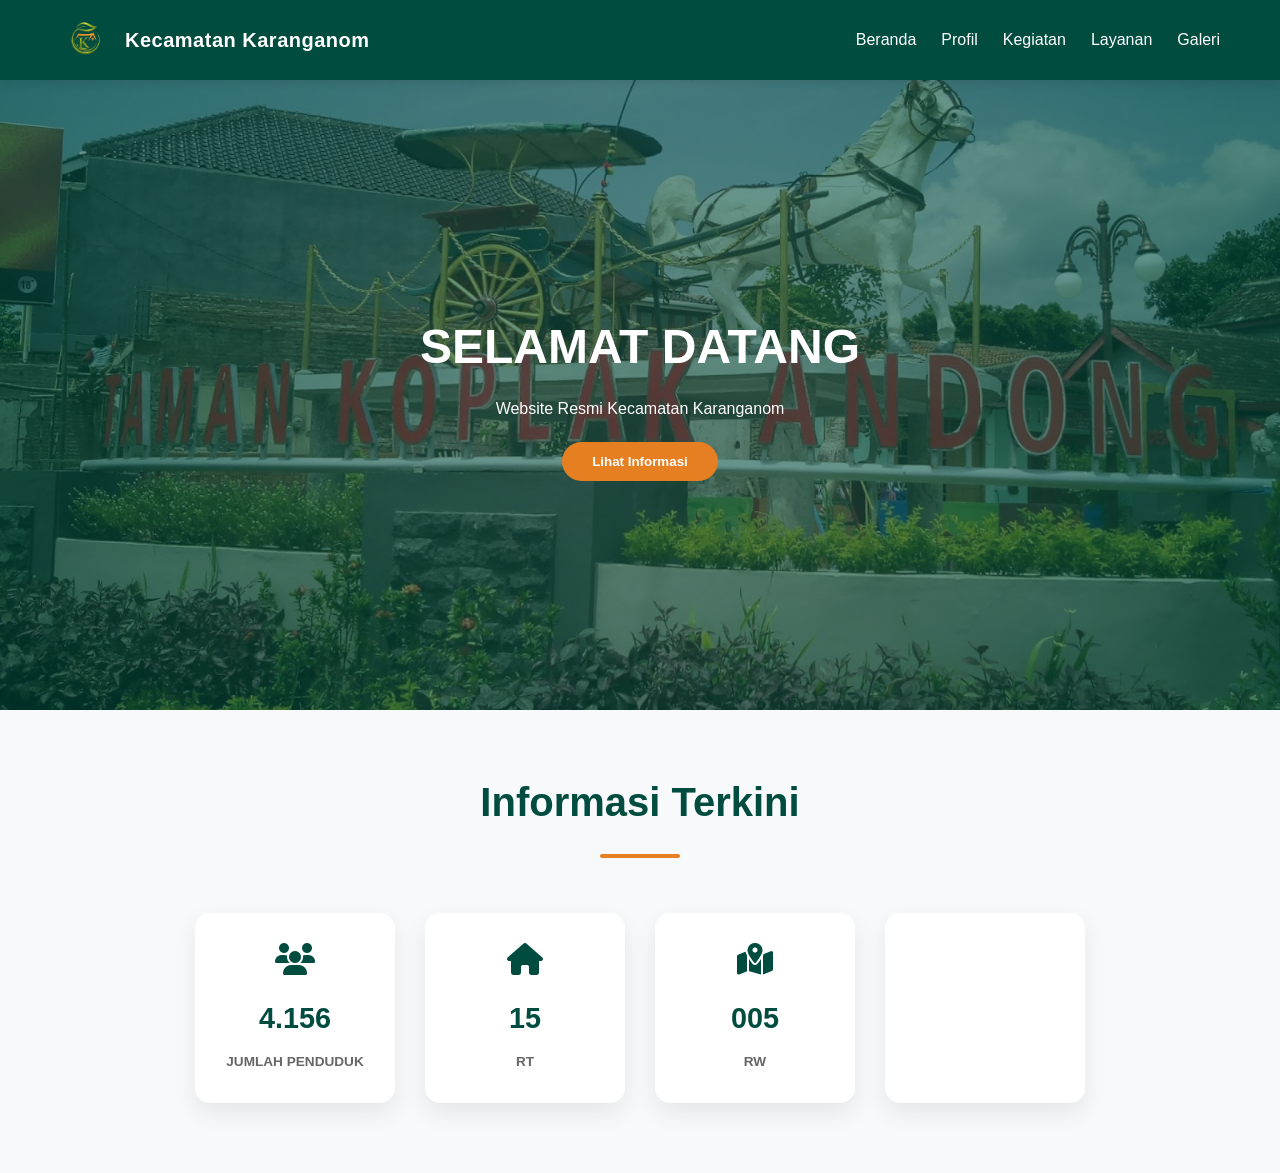
<file: index.html>
<!DOCTYPE html>
<html lang="id">

<head>
    <meta charset="UTF-8">
    <meta name="viewport" content="width=device-width, initial-scale=1.0">
    <title>Kecamatan Karanganom</title>
    <link rel="icon" href="assets/logo.png" type="image/png">
    <link rel="stylesheet" href="style.css">
    <link rel="stylesheet" href="https://cdnjs.cloudflare.com/ajax/libs/font-awesome/6.4.0/css/all.min.css">
    
    <style>
        @media (max-width: 768px) {
            .navbar {
                flex-direction: column;
                text-align: center;
                gap: 15px;
            }
            .navbar nav {
                display: flex;
                flex-wrap: wrap;
                justify-content: center;
                gap: 10px;
            }
            .stats-container {
                display: grid;
                grid-template-columns: repeat(2, 1fr);
                gap: 15px;
            }
            .hero-text h1 { font-size: 1.8rem; }
        }
    </style>
</head>

<body>
    <header>
        <div class="container navbar">
            <div class="logo">
                <img src="assets/logo.png" alt="Logo Kelurahan">
                <h2>Kecamatan Karanganom</h2>
            </div>
            <nav>
                <a href="index.html">Beranda</a>
                <a href="profil.html">Profil</a>
                <a href="kegiatan.html">Kegiatan</a>
                <a href="download.html">Layanan</a>
                <a href="galeri.html">Galeri</a>
            </nav>
        </div>
    </header>

    <section class="hero">
        <img src="image/koplak andong.jpg" alt="Banner Kelurahan">
        <div class="hero-overlay"></div>
        <div class="hero-text">
            <h1>Selamat Datang</h1>
            <p>Website Resmi Kecamatan Karanganom</p>
            <button onclick="salam()">Lihat Informasi</button>
        </div>
    </section>

    <main class="container">
        <section class="welcome-banner" style="text-align: center; padding: 40px 0;">
            <h2 style="font-size: 2.5rem; color: #004d40;">Informasi Terkini</h2>
            <div style="width: 80px; height: 4px; background: #e67e22; margin: 15px auto; border-radius: 2px;"></div>
        </section>

        <section class="stats-container">
            <div class="card-stat">
                <i class="fas fa-users" style="font-size: 2rem; color: #004d40; margin-bottom: 10px;"></i>
                <h3>4.156</h3>
                <p>Jumlah Penduduk</p>
            </div>
            <div class="card-stat">
                <i class="fas fa-home" style="font-size: 2rem; color: #004d40; margin-bottom: 10px;"></i>
                <h3>15</h3>
                <p>RT</p>
            </div>
            <div class="card-stat">
                <i class="fas fa-map-marked-alt" style="font-size: 2rem; color: #004d40; margin-bottom: 10px;"></i>
                <h3>005</h3>
                <p>RW</p>
            </div>
            <div class="card-stat">
                <i class="fas fa-store" style="font-size: 2rem; color: #004d40;
</file>
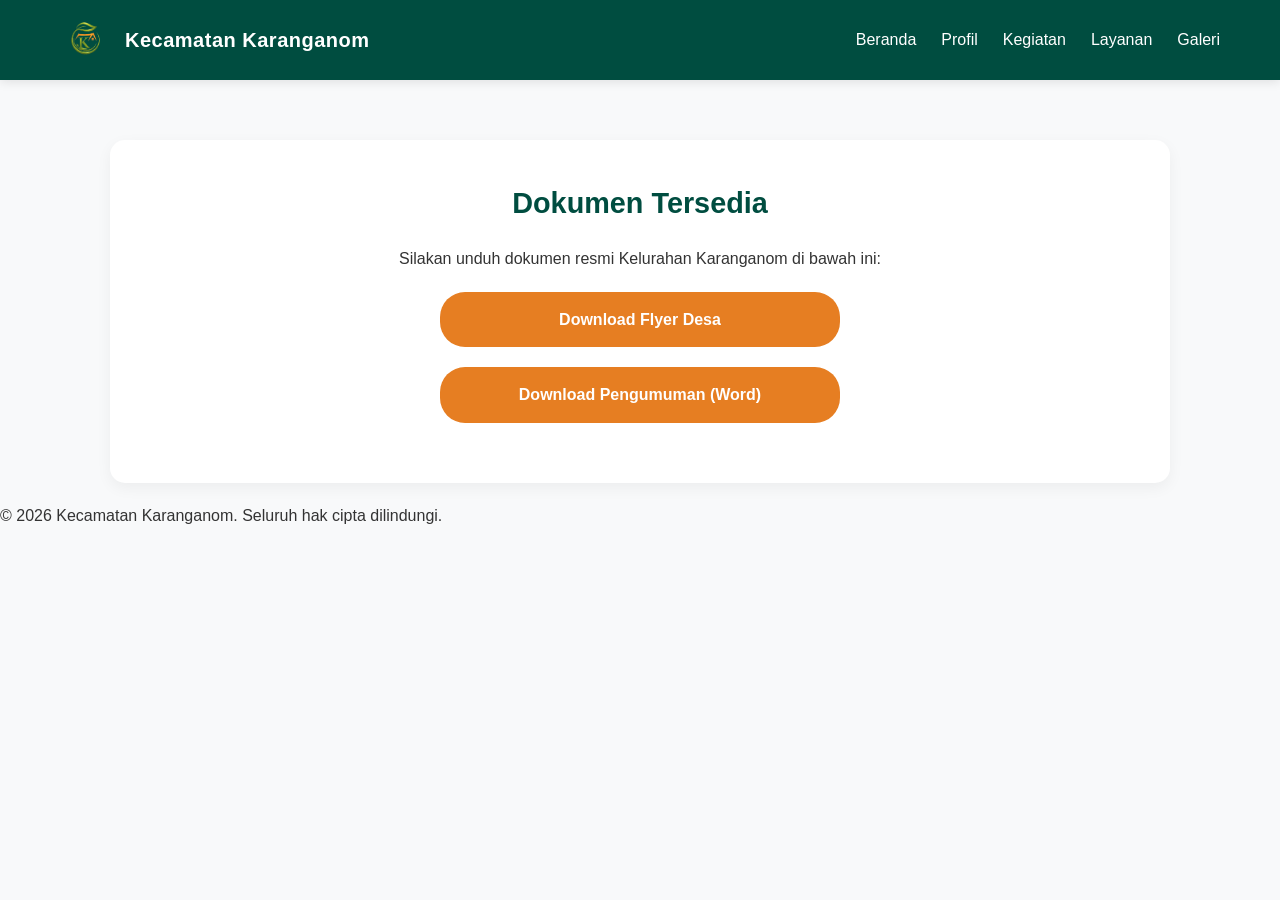
<file: download.html>
<!DOCTYPE html>
<html lang="id">

<head>
    <meta charset="UTF-8">
    <meta name="viewport" content="width=device-width, initial-scale=1.0">
    <title>Pusat Unduhan - Kecamatan Karanganom</title>
    <link rel="icon" href="assets/logo.png" type="image/png">
    <link rel="stylesheet" href="style.css">
    
    <style>
        @media screen and (max-width: 600px) {
            .navbar {
                display: flex;
                flex-direction: column;
                align-items: center;
                text-align: center;
            }
            .navbar nav {
                display: flex;
                flex-wrap: wrap;
                justify-content: center;
                gap: 10px;
                margin-top: 15px;
            }
            .navbar nav a {
                font-size: 14px;
                padding: 5px;
            }
        }
    </style>
</head>

<body>

    <header>
        <div class="container navbar">
            <div class="logo">
                <img src="assets/logo.png" alt="Logo Kelurahan">
                <h2>Kecamatan Karanganom</h2>
            </div>
            <nav>
                <a href="index.html">Beranda</a>
                <a href="profil.html">Profil</a>
                <a href="kegiatan.html">Kegiatan</a>
                <a href="download.html">Layanan</a>
                <a href="galeri.html">Galeri</a>
            </nav>
        </div>
    </header>

    <main class="container">
        <section class="card-large" style="text-align: center; margin-top: 40px;">
            <h2>Dokumen Tersedia</h2>
            <p>Silakan unduh dokumen resmi Kelurahan Karanganom di bawah ini:</p>

            <a href="assets/flayer.pdf" download="Flyer_Desa_Karanganom.pdf" class="btn-download"
                style="display: block; background-color: #e67e22; color: white; padding: 15px; margin: 20px auto; border-radius: 25px; text-decoration: none; font-weight: bold; max-width: 400px; transition: 0.3s;">
                Download Flyer Desa
            </a>

            <a href="assets/PEMERINTAH KABUPATEN KLATEN.pdf" download="Pengumuman_Kelurahan_Karanganom.pdf"
                class="btn-download"
                style="display: block; background-color: #e67e22; color: white; padding: 15px; margin: 20px auto; border-radius: 25px; text-decoration: none; font-weight: bold; max-width: 400px; transition: 0.3s;">
                Download Pengumuman (Word)
            </a>
        </section>
    </main>

    <footer>
        <div class="container">
            <p>&copy; 2026 Kecamatan Karanganom. Seluruh hak cipta dilindungi.</p>
        </div>
    </footer>

</body>
</html>
</file>
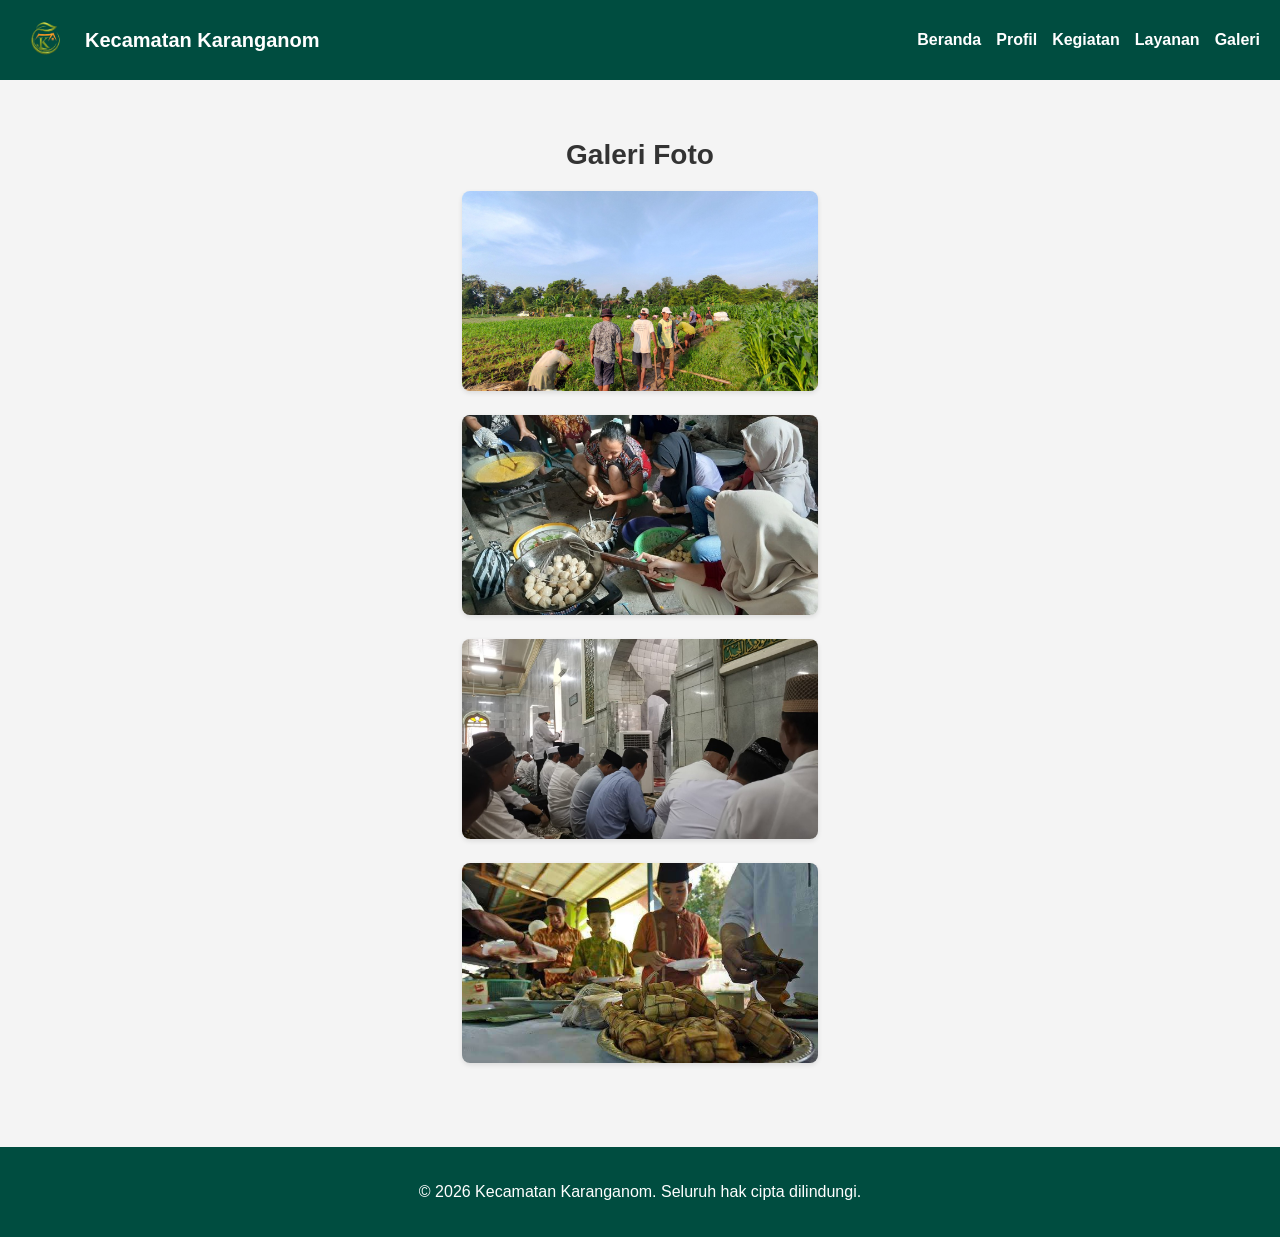
<file: galeri.html>
<!DOCTYPE html>
<html lang="id">

<head>
    <meta charset="UTF-8">
    <meta name="viewport" content="width=device-width, initial-scale=1.0">
    <title>Galeri - Kecamatan Karanganom</title>

    <link rel="shortcut icon" href="assets/logo.png" type="image/png">

    <style>
        * {
            box-sizing: border-box;
        }

        body {
            margin: 0;
            font-family: 'Segoe UI', sans-serif;
            background-color: #f4f4f4;
            display: flex;
            flex-direction: column;
            min-height: 100vh;
        }

        header {
            background-color: #004d40;
            color: white;
            padding: 15px 20px;
            display: flex;
            align-items: center;
            justify-content: space-between;
            flex-wrap: wrap;
        }

        .header-left {
            display: flex;
            align-items: center;
            gap: 15px;
        }

        .header-left img {
            width: 50px;
            height: 50px;
            object-fit: contain;
            border-radius: 5px;
        }

        .header-left h2 {
            margin: 0;
            font-size: 20px;
        }

        nav {
            display: flex;
            flex-wrap: wrap;
            justify-content: center;
            gap: 15px;
        }

        nav a {
            color: white;
            text-decoration: none;
            font-weight: 600;
            white-space: nowrap;
            padding: 5px 0;
        }

        .content {
            padding: 40px 20px;
            max-width: 1100px;
            margin: 0 auto;
            flex: 1;
        }

        h1 {
            font-size: 28px;
            color: #333;
            margin-bottom: 20px;
            text-align: center;
        }

        .galeri-grid {
            display: grid;
            grid-template-columns: repeat(auto-fit, minmax(250px, 1fr));
            gap: 20px;
        }

        .galeri-item img {
            width: 100%;
            height: 200px;
            object-fit: cover;
            border-radius: 8px;
            box-shadow: 0 2px 5px rgba(0, 0, 0, 0.1);
            cursor: pointer;
            transition: 0.3s;
        }

        .galeri-item img:hover {
            transform: scale(1.03);
        }

        #modalGaleri {
            display: none;
            position: fixed;
            z-index: 9999;
            left: 0;
            top: 0;
            width: 100%;
            height: 100%;
            background: rgba(0, 0, 0, 0.9);
            align-items: center;
            justify-content: center;
        }

        #imgModal {
            max-width: 90%;
            max-height: 90%;
            border-radius: 8px;
        }

        footer {
            text-align: center;
            padding: 20px;
            background: #004d40;
            color: white;
            margin-top: 40px;
        }

        /* Perbaikan untuk HP agar tetap rapi */
        @media (max-width: 768px) {
            header {
                flex-direction: column;
                text-align: center;
                gap: 15px;
            }

            nav {
                width: 100%;
                justify-content: center;
                gap: 10px;
            }
            
            nav a {
                font-size: 14px;
            }
        }
    </style>
</head>

<body>

    <header>
        <div class="header-left">
            <img src="assets/logo.png" alt="Logo">
            <h2>Kecamatan Karanganom</h2>
        </div>
        <nav>
            <a href="index.html">Beranda</a>
            <a href="profil.html">Profil</a>
            <a href="kegiatan.html">Kegiatan</a>
            <a href="download.html">Layanan</a>
            <a href="galeri.html">Galeri</a>
        </nav>
    </header>

    <div class="content">
        <h1>Galeri Foto</h1>
        <div class="galeri-grid">
            <div class="galeri-item"><img src="assets/GOTONG G.jpg" onclick="bukaModal(this.src)"></div>
            <div class="galeri-item"><img src="assets/MASAK G.jpg" onclick="bukaModal(this.src)"></div>
            <div class="galeri-item"><img src="assets/masjid g.jpg" onclick="bukaModal(this.src)"></div>
            <div class="galeri-item"><img src="assets/kupat 2.jpeg" onclick="bukaModal(this.src)"></div>
        </div>
    </div>

    <div id="modalGaleri" onclick="tutupModal()"><img id="imgModal"></div>

    <footer>
        <p>&copy; 2026 Kecamatan Karanganom. Seluruh hak cipta dilindungi.</p>
    </footer>

    <script>
        function bukaModal(src) { document.getElementById('modalGaleri').style.display = 'flex'; document.getElementById('imgModal').src = src; }
        function tutupModal() { document.getElementById('modalGaleri').style.display = 'none'; }
    </script>
</body>

</html>
</file>
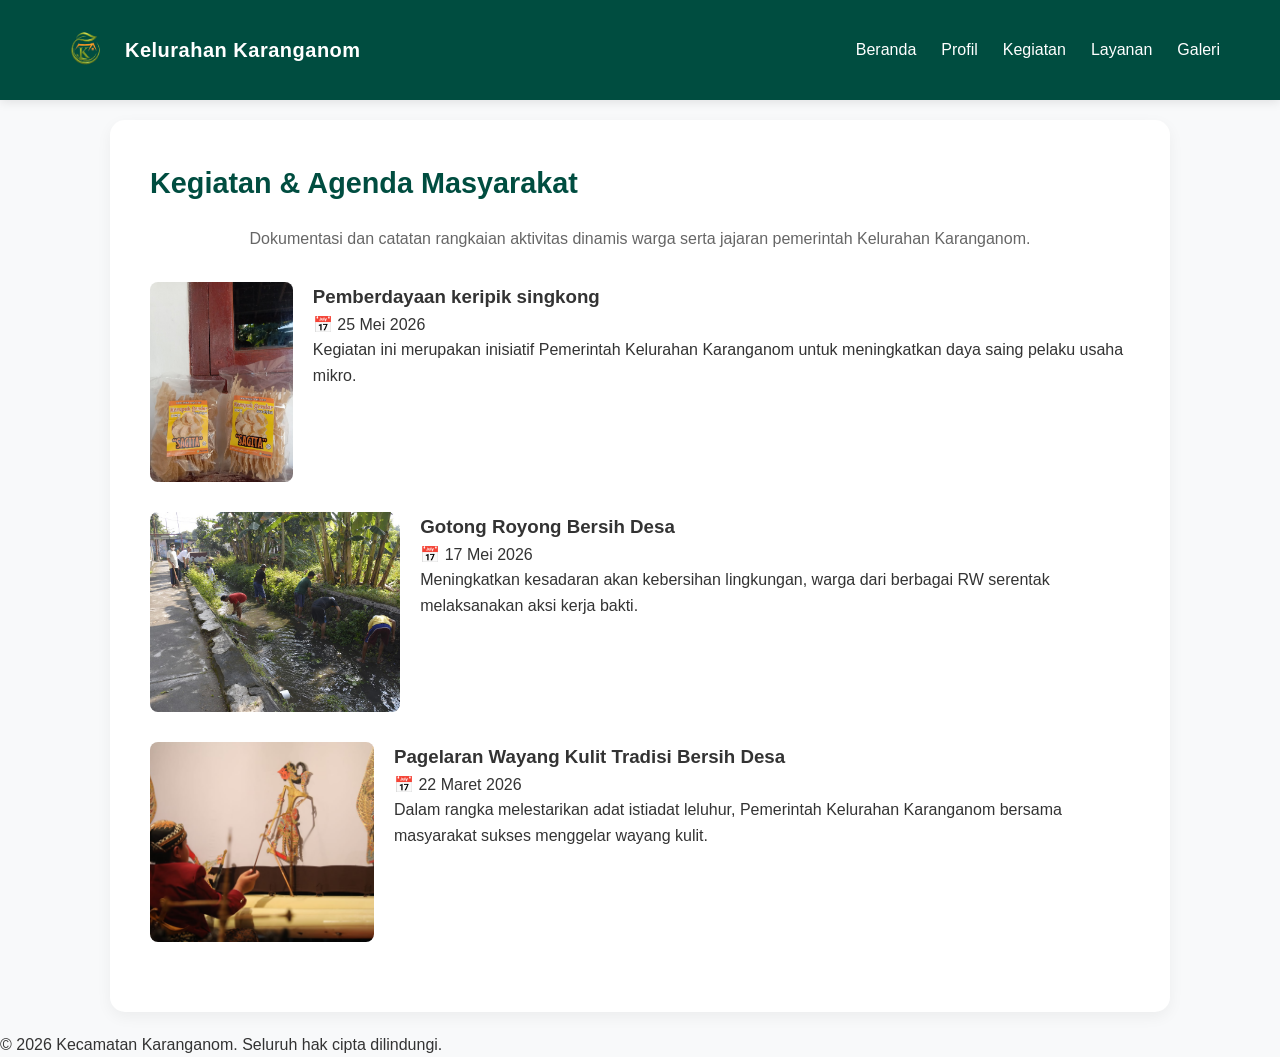
<file: kegiatan.html>
<!DOCTYPE html>
<html lang="id">

<head>
    <meta charset="UTF-8">
    <meta name="viewport" content="width=device-width, initial-scale=1.0">
    <title>Kegiatan - Kecamatan Karanganom</title>

    <link rel="shortcut icon" href="assets/logo.png" type="image/png">
    <link rel="stylesheet" href="style.css">

    <style>
        @media (max-width: 768px) {
            .navbar {
                flex-direction: column !important;
                text-align: center;
                gap: 15px;
            }
            .navbar nav {
                margin-left: 0 !important;
                display: flex;
                flex-wrap: wrap;
                justify-content: center;
                gap: 10px;
            }
            /* Mengubah tata letak kegiatan agar bertumpuk di HP */
            .kegiatan-item {
                display: flex !important;
                flex-direction: column !important;
            }
            .kegiatan-foto {
                margin-bottom: 10px;
            }
        }
    </style>
</head>

<body>

    <header>
        <div class="container navbar" style="display: flex; align-items: center; padding: 10px 20px;">
            <div class="logo" style="display: flex; align-items: center; gap: 15px;">
                <img src="assets/logo.png" alt="Logo Kelurahan Karanganom"
                    style="height: 50px; width: auto; object-fit: contain;">
                <h2 style="margin: 0;">Kelurahan Karanganom</h2>
            </div>

            <nav style="margin-left: auto;">
                <a href="index.html">Beranda</a>
                <a href="profil.html">Profil</a>
                <a href="kegiatan.html">Kegiatan</a>
                <a href="download.html">Layanan</a>
                <a href="galeri.html">Galeri</a>
            </nav>
        </div>
    </header>

    <main class="container">
        <section class="card-large">
            <h2>Kegiatan & Agenda Masyarakat</h2>
            <p style="text-align: center; margin-bottom: 30px; color: #666;">
                Dokumentasi dan catatan rangkaian aktivitas dinamis warga serta jajaran pemerintah Kelurahan Karanganom.
            </p>

            <div class="kegiatan-item" style="display: flex; gap: 20px; margin-bottom: 30px;">
                <div class="kegiatan-foto">
                    <img src="image/umkm.jpg" alt="Pelatihan UMKM Karanganom"
                        style="width: 200px; height: 150px; object-fit: cover; border-radius: 8px;"
                        onerror="this.src='https://images.unsplash.com/photo-1517245386807-bb43f82c33c4?w=500'">
                </div>
                <div class="kegiatan-detail">
                    <h3>Pemberdayaan keripik singkong</h3>
                    <p class="kegiatan-tanggal">📅 25 Mei 2026</p>
                    <p>Kegiatan ini merupakan inisiatif Pemerintah Kelurahan Karanganom untuk meningkatkan daya saing pelaku usaha mikro.</p>
                </div>
            </div>

            <div class="kegiatan-item" style="display: flex; gap: 20px; margin-bottom: 30px;">
                <div class="kegiatan-foto">
                    <img src="image/gotong royong.jpg" alt="Kerja Bakti Warga"
                        style="width: 200px; height: 150px; object-fit: cover; border-radius: 8px;"
                        onerror="this.src='https://images.unsplash.com/photo-1559027615-cd4628902d4a?w=500'">
                </div>
                <div class="kegiatan-detail">
                    <h3>Gotong Royong Bersih Desa</h3>
                    <p class="kegiatan-tanggal">📅 17 Mei 2026</p>
                    <p>Meningkatkan kesadaran akan kebersihan lingkungan, warga dari berbagai RW serentak melaksanakan aksi kerja bakti.</p>
                </div>
            </div>

            <div class="kegiatan-item" style="display: flex; gap: 20px; margin-bottom: 30px;">
                <div class="kegiatan-foto">
                    <img src="wayang.jpg" alt="Pagelaran Wayang Kulit Karanganom"
                        style="width: 200px; height: 150px; object-fit: cover; border-radius: 8px;"
                        onerror="this.src='https://images.unsplash.com/photo-1608371945786-d47d3cdd31da?w=500'">
                </div>
                <div class="kegiatan-detail">
                    <h3>Pagelaran Wayang Kulit Tradisi Bersih Desa</h3>
                    <p class="kegiatan-tanggal">📅 22 Maret 2026</p>
                    <p>Dalam rangka melestarikan adat istiadat leluhur, Pemerintah Kelurahan Karanganom bersama masyarakat sukses menggelar wayang kulit.</p>
                </div>
            </div>
        </section>
    </main>

    <footer>
        <div class="container">
            <p>&copy; 2026 Kecamatan Karanganom. Seluruh hak cipta dilindungi.</p>
        </div>
    </footer>

</body>
</html>
</file>
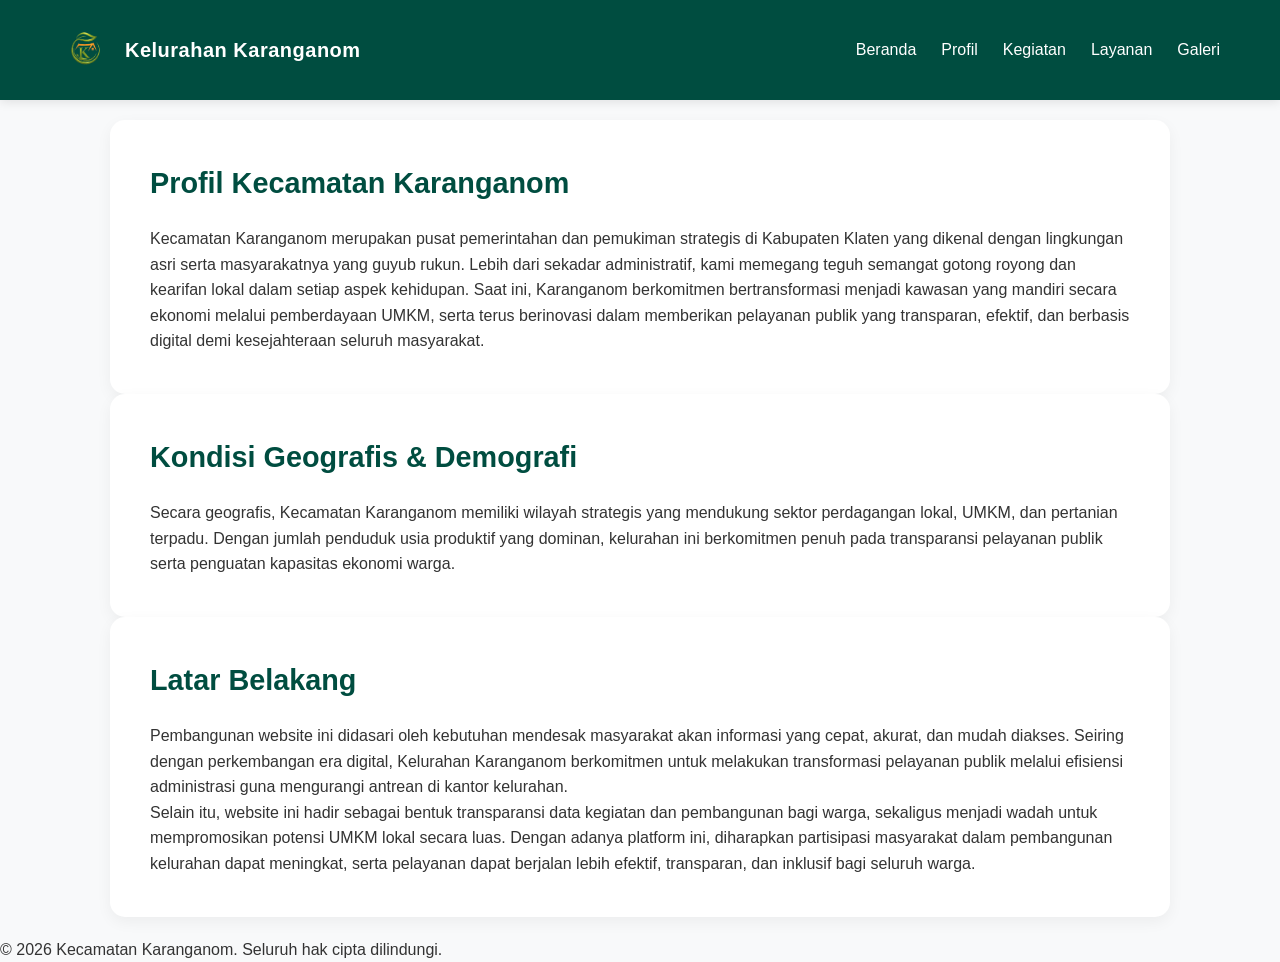
<file: profil.html>
<!DOCTYPE html>
<html lang="id">

<head>
    <meta charset="UTF-8">
    <meta name="viewport" content="width=device-width, initial-scale=1.0">
    <title>Profil - Kecamatan Karanganom</title>

    <link rel="shortcut icon" href="assets/logo.png" type="image/png">
    <link rel="stylesheet" href="style.css">

    <style>
        @media (max-width: 768px) {
            .navbar {
                flex-direction: column !important;
                text-align: center;
                gap: 15px;
            }
            .navbar nav {
                margin-left: 0 !important;
                display: flex;
                flex-wrap: wrap;
                justify-content: center;
                gap: 10px;
            }
        }
    </style>
</head>

<body>
    <header>
        <div class="container navbar" style="display: flex; align-items: center; padding: 10px 20px;">
            <div class="logo" style="display: flex; align-items: center; gap: 15px;">
                <img src="assets/logo.png" alt="Logo Kelurahan Karanganom"
                    style="height: 50px; width: auto; object-fit: contain;">
                <h2 style="margin: 0;">Kelurahan Karanganom</h2>
            </div>

            <nav style="margin-left: auto;">
                <a href="index.html">Beranda</a>
                <a href="profil.html">Profil</a>
                <a href="kegiatan.html">Kegiatan</a>
                <a href="download.html">Layanan</a>
                <a href="galeri.html">Galeri</a>
            </nav>
        </div>
    </header>

    <main class="container">
        <section class="card-large">
            <h2>Profil Kecamatan Karanganom</h2>
            <p>
                Kecamatan Karanganom merupakan pusat pemerintahan dan pemukiman strategis di Kabupaten Klaten yang
                dikenal dengan lingkungan asri serta masyarakatnya yang guyub rukun. Lebih dari sekadar administratif,
                kami memegang teguh semangat gotong royong dan kearifan lokal dalam setiap aspek kehidupan. Saat ini,
                Karanganom berkomitmen bertransformasi menjadi kawasan yang mandiri secara ekonomi melalui pemberdayaan
                UMKM, serta terus berinovasi dalam memberikan pelayanan publik yang transparan, efektif, dan berbasis
                digital demi kesejahteraan seluruh masyarakat.
            </p>
        </section>

        <section class="card-large">
            <h2>Kondisi Geografis & Demografi</h2>
            <p>
                Secara geografis, Kecamatan Karanganom memiliki wilayah strategis yang mendukung sektor perdagangan
                lokal, UMKM, dan pertanian terpadu. Dengan jumlah penduduk usia produktif yang dominan, kelurahan ini
                berkomitmen penuh pada transparansi pelayanan publik serta penguatan kapasitas ekonomi warga.
            </p>
        </section>

        <section class="card-large">
            <h2>Latar Belakang</h2>
            <p>
                Pembangunan website ini didasari oleh kebutuhan mendesak masyarakat akan informasi yang cepat, akurat,
                dan mudah diakses. Seiring dengan perkembangan era digital, Kelurahan Karanganom berkomitmen untuk
                melakukan transformasi pelayanan publik melalui efisiensi administrasi guna mengurangi antrean di kantor
                kelurahan.
            </p>
            <p>
                Selain itu, website ini hadir sebagai bentuk transparansi data kegiatan dan pembangunan bagi warga,
                sekaligus menjadi wadah untuk mempromosikan potensi UMKM lokal secara luas. Dengan adanya platform ini,
                diharapkan partisipasi masyarakat dalam pembangunan kelurahan dapat meningkat, serta pelayanan dapat
                berjalan lebih efektif, transparan, dan inklusif bagi seluruh warga.
            </p>
        </section>
    </main>

    <footer>
        <div class="container">
            <p>&copy; 2026 Kecamatan Karanganom. Seluruh hak cipta dilindungi.</p>
        </div>
    </footer>
</body>
</html>
</file>
<file: style.css>
/* --- 1. RESET --- */
* {
    box-sizing: border-box;
    margin: 0;
    padding: 0;
}

body {
    font-family: 'Segoe UI', Tahoma, Geneva, Verdana, sans-serif;
    background-color: #f8f9fa;
    color: #333;
    line-height: 1.6;
}

img {
    max-width: 100%;
    display: block;
}

/* --- 2. HEADER --- */
header {
    background-color: #004d40 !important;
    padding: 15px 0;
    position: sticky;
    top: 0;
    z-index: 9999;
    box-shadow: 0 2px 10px rgba(0, 0, 0, 0.1);
}

.navbar {
    display: flex;
    justify-content: space-between;
    align-items: center;
    max-width: 1200px;
    margin: 0 auto;
    padding: 0 20px;
}

.logo {
    display: flex;
    align-items: center;
    gap: 15px;
}

.logo img {
    width: 50px !important;
    height: 50px !important;
    object-fit: contain;
    border-radius: 5px;
    display: block !important;
}

.logo h2 {
    color: #ffffff;
    font-size: 20px;
    letter-spacing: 0.5px;
    margin: 0;
    line-height: 50px;
}

nav {
    display: flex;
    align-items: center;
}

nav a {
    color: #ffffff;
    text-decoration: none;
    margin-left: 25px;
    font-weight: 500;
}

nav a:hover {
    color: #80cbc4;
}

/* --- 3. HERO --- */
.hero {
    position: relative;
    height: 70vh;
    display: flex;
    align-items: center;
    justify-content: center;
    color: white;
    text-align: center;
}

.hero img {
    position: absolute;
    width: 100%;
    height: 100%;
    object-fit: cover;
    z-index: 0;
}

.hero-overlay {
    position: absolute;
    width: 100%;
    height: 100%;
    background: rgba(0, 77, 64, 0.6);
    z-index: 1;
}

.hero-text {
    position: relative;
    z-index: 2;
    padding: 20px;
}

.hero-text h1 {
    font-size: 3rem;
    margin-bottom: 10px;
    text-transform: uppercase;
}

.hero-text button {
    margin-top: 20px;
    background: #e67e22;
    border: none;
    padding: 12px 30px;
    border-radius: 25px;
    color: white;
    font-weight: bold;
    cursor: pointer;
}

/* --- 4. STATISTIK --- */
.stats-container {
    display: flex;
    justify-content: center;
    gap: 30px;
    padding: 50px 20px;
    flex-wrap: wrap;
    margin-top: -50px;
    position: relative;
    z-index: 10;
}

.card-stat {
    background: white;
    padding: 30px 20px;
    border-radius: 15px;
    box-shadow: 0 10px 25px rgba(0, 0, 0, 0.08);
    text-align: center;
    width: 200px;
}

.card-stat h3 {
    color: #004d40;
    font-size: 1.8rem;
    margin: 10px 0;
}

.card-stat p {
    font-size: 0.85rem;
    color: #666;
    font-weight: 700;
    text-transform: uppercase;
}

/* --- 5. FOTO KEGIATAN & CONTENT --- */
.kegiatan-item img,
.card-large img {
    width: 100% !important;
    height: 200px !important;
    object-fit: cover;
    border-radius: 10px;
    display: block;
}

main {
    max-width: 1100px;
    margin: 0 auto;
    padding: 20px;
}

h2 {
    color: #004d40;
    margin-bottom: 20px;
    font-size: 1.8rem;
}

.card-large {
    background: white;
    padding: 40px;
    border-radius: 15px;
    box-shadow: 0 5px 15px rgba(0, 0, 0, 0.05);
    margin-bottom
</file>
